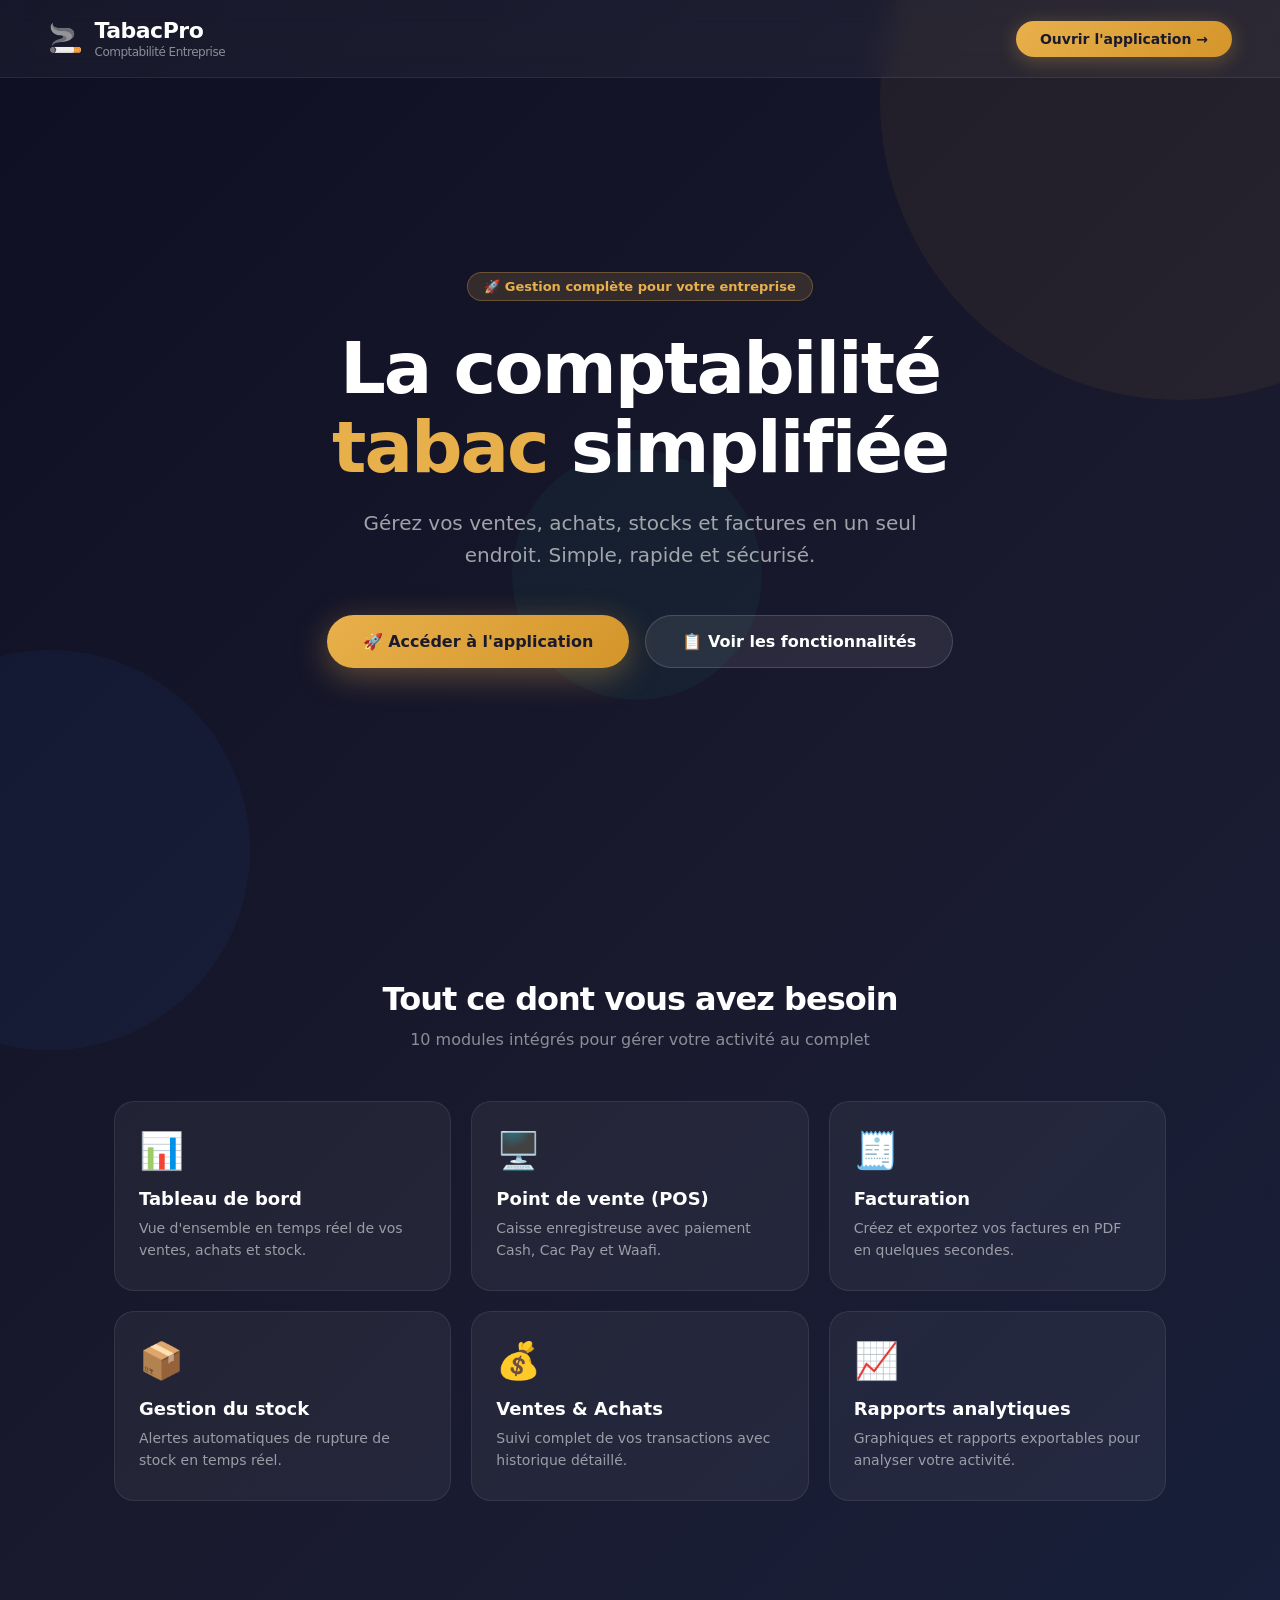
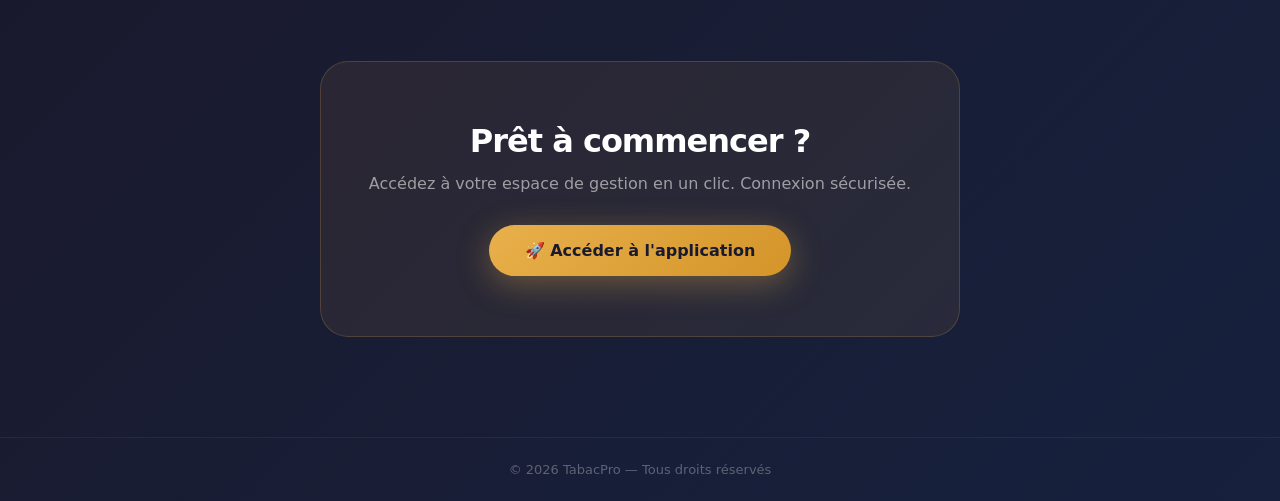
<file: index.html>
<!DOCTYPE html>
<html lang="fr">
<head>
  <meta charset="UTF-8" />
  <meta name="viewport" content="width=device-width, initial-scale=1.0"/>
  <title>TabacPro — Comptabilité Entreprise</title>
  <style>
    * { margin: 0; padding: 0; box-sizing: border-box; }

    body {
      font-family: 'Segoe UI', system-ui, sans-serif;
      background: linear-gradient(135deg, #0f0f23 0%, #1a1a2e 50%, #16213e 100%);
      min-height: 100vh;
      color: white;
      overflow-x: hidden;
    }

    /* Formes animées en arrière-plan */
    .bg-shapes span {
      position: fixed;
      border-radius: 50%;
      opacity: .06;
      animation: bgFloat 8s ease-in-out infinite;
    }
    .bg-shapes span:nth-child(1) { width:600px;height:600px;background:#e8b04b;top:-200px;right:-200px;animation-delay:0s; }
    .bg-shapes span:nth-child(2) { width:400px;height:400px;background:#3b82f6;bottom:-150px;left:-150px;animation-delay:3s; }
    .bg-shapes span:nth-child(3) { width:250px;height:250px;background:#10b981;top:50%;left:40%;animation-delay:5s; }

    @keyframes bgFloat {
      0%,100% { transform: translateY(0) rotate(0deg); }
      50%      { transform: translateY(-30px) rotate(8deg); }
    }

    /* NAVBAR */
    .navbar {
      position: fixed;
      top: 0; left: 0; right: 0;
      padding: 18px 48px;
      display: flex;
      align-items: center;
      justify-content: space-between;
      background: rgba(255,255,255,0.04);
      backdrop-filter: blur(12px);
      border-bottom: 1px solid rgba(255,255,255,0.08);
      z-index: 100;
    }
    .nav-brand {
      display: flex;
      align-items: center;
      gap: 12px;
      font-size: 22px;
      font-weight: 800;
      letter-spacing: -0.5px;
    }
    .nav-brand-icon { font-size: 28px; }
    .nav-brand-sub { font-size: 12px; color: rgba(255,255,255,0.5); font-weight: 400; margin-top: 2px; }
    .nav-cta {
      background: linear-gradient(135deg, #e8b04b, #d4952a);
      color: #1a1a2e;
      border: none;
      padding: 10px 24px;
      border-radius: 50px;
      font-size: 14px;
      font-weight: 700;
      cursor: pointer;
      text-decoration: none;
      transition: all 0.2s;
      box-shadow: 0 4px 20px rgba(232,176,75,0.3);
    }
    .nav-cta:hover { transform: translateY(-2px); box-shadow: 0 8px 30px rgba(232,176,75,0.4); }

    /* HERO */
    .hero {
      display: flex;
      flex-direction: column;
      align-items: center;
      justify-content: center;
      text-align: center;
      min-height: 100vh;
      padding: 120px 24px 80px;
      position: relative;
      z-index: 1;
    }
    .hero-badge {
      display: inline-flex;
      align-items: center;
      gap: 8px;
      background: rgba(232,176,75,0.15);
      border: 1px solid rgba(232,176,75,0.3);
      color: #e8b04b;
      padding: 6px 16px;
      border-radius: 50px;
      font-size: 13px;
      font-weight: 600;
      margin-bottom: 28px;
      animation: fadeUp 0.6s ease both;
    }
    .hero-title {
      font-size: clamp(40px, 7vw, 72px);
      font-weight: 900;
      line-height: 1.1;
      letter-spacing: -2px;
      margin-bottom: 20px;
      animation: fadeUp 0.6s 0.1s ease both;
    }
    .hero-title span { color: #e8b04b; }
    .hero-subtitle {
      font-size: clamp(16px, 2vw, 20px);
      color: rgba(255,255,255,0.6);
      max-width: 560px;
      line-height: 1.6;
      margin-bottom: 44px;
      animation: fadeUp 0.6s 0.2s ease both;
    }
    .hero-btns {
      display: flex;
      gap: 16px;
      flex-wrap: wrap;
      justify-content: center;
      animation: fadeUp 0.6s 0.3s ease both;
    }
    .btn-primary {
      display: inline-flex;
      align-items: center;
      gap: 10px;
      background: linear-gradient(135deg, #e8b04b, #d4952a);
      color: #1a1a2e;
      text-decoration: none;
      padding: 16px 36px;
      border-radius: 50px;
      font-size: 16px;
      font-weight: 800;
      transition: all 0.2s;
      box-shadow: 0 8px 32px rgba(232,176,75,0.35);
    }
    .btn-primary:hover { transform: translateY(-3px); box-shadow: 0 16px 40px rgba(232,176,75,0.45); }
    .btn-secondary {
      display: inline-flex;
      align-items: center;
      gap: 10px;
      background: rgba(255,255,255,0.08);
      border: 1px solid rgba(255,255,255,0.15);
      color: white;
      text-decoration: none;
      padding: 16px 36px;
      border-radius: 50px;
      font-size: 16px;
      font-weight: 600;
      transition: all 0.2s;
    }
    .btn-secondary:hover { background: rgba(255,255,255,0.14); transform: translateY(-3px); }

    /* FEATURES */
    .features {
      position: relative;
      z-index: 1;
      padding: 80px 24px;
      max-width: 1100px;
      margin: 0 auto;
    }
    .features-title {
      text-align: center;
      font-size: 32px;
      font-weight: 800;
      margin-bottom: 12px;
      letter-spacing: -1px;
    }
    .features-sub {
      text-align: center;
      color: rgba(255,255,255,0.5);
      margin-bottom: 52px;
      font-size: 16px;
    }
    .features-grid {
      display: grid;
      grid-template-columns: repeat(auto-fit, minmax(280px, 1fr));
      gap: 20px;
    }
    .feature-card {
      background: rgba(255,255,255,0.05);
      border: 1px solid rgba(255,255,255,0.08);
      border-radius: 20px;
      padding: 28px 24px;
      transition: all 0.25s;
    }
    .feature-card:hover {
      background: rgba(255,255,255,0.08);
      border-color: rgba(232,176,75,0.3);
      transform: translateY(-4px);
    }
    .feature-icon { font-size: 36px; margin-bottom: 16px; }
    .feature-name { font-size: 18px; font-weight: 700; margin-bottom: 8px; }
    .feature-desc { font-size: 14px; color: rgba(255,255,255,0.55); line-height: 1.6; }

    /* CTA SECTION */
    .cta-section {
      position: relative;
      z-index: 1;
      text-align: center;
      padding: 80px 24px 100px;
    }
    .cta-box {
      background: rgba(232,176,75,0.08);
      border: 1px solid rgba(232,176,75,0.2);
      border-radius: 28px;
      padding: 60px 40px;
      max-width: 640px;
      margin: 0 auto;
    }
    .cta-box h2 { font-size: 32px; font-weight: 800; margin-bottom: 14px; letter-spacing: -1px; }
    .cta-box p { color: rgba(255,255,255,0.55); margin-bottom: 32px; font-size: 16px; }

    /* FOOTER */
    .footer {
      position: relative;
      z-index: 1;
      text-align: center;
      padding: 24px;
      border-top: 1px solid rgba(255,255,255,0.06);
      color: rgba(255,255,255,0.3);
      font-size: 13px;
    }

    @keyframes fadeUp {
      from { opacity: 0; transform: translateY(24px); }
      to   { opacity: 1; transform: translateY(0); }
    }

    @media (max-width: 600px) {
      .navbar { padding: 16px 20px; }
      .hero-btns { flex-direction: column; align-items: center; }
      .btn-primary, .btn-secondary { width: 100%; max-width: 320px; justify-content: center; }
    }
  </style>
</head>
<body>

  <!-- Formes d'arrière-plan -->
  <div class="bg-shapes">
    <span></span><span></span><span></span>
  </div>

  <!-- NAVBAR -->
  <nav class="navbar">
    <div class="nav-brand">
      <span class="nav-brand-icon">🚬</span>
      <div>
        <div>TabacPro</div>
        <div class="nav-brand-sub">Comptabilité Entreprise</div>
      </div>
    </div>
    <a href="app.html" class="nav-cta">Ouvrir l'application →</a>
  </nav>

  <!-- HERO -->
  <section class="hero">
    <div class="hero-badge">🚀 Gestion complète pour votre entreprise</div>
    <h1 class="hero-title">La comptabilité<br/><span>tabac</span> simplifiée</h1>
    <p class="hero-subtitle">
      Gérez vos ventes, achats, stocks et factures en un seul endroit.
      Simple, rapide et sécurisé.
    </p>
    <div class="hero-btns">
      <a href="app.html" class="btn-primary">🚀 Accéder à l'application</a>
      <a href="#features" class="btn-secondary">📋 Voir les fonctionnalités</a>
    </div>
  </section>

  <!-- FEATURES -->
  <section class="features" id="features">
    <h2 class="features-title">Tout ce dont vous avez besoin</h2>
    <p class="features-sub">10 modules intégrés pour gérer votre activité au complet</p>
    <div class="features-grid">
      <div class="feature-card">
        <div class="feature-icon">📊</div>
        <div class="feature-name">Tableau de bord</div>
        <div class="feature-desc">Vue d'ensemble en temps réel de vos ventes, achats et stock.</div>
      </div>
      <div class="feature-card">
        <div class="feature-icon">🖥️</div>
        <div class="feature-name">Point de vente (POS)</div>
        <div class="feature-desc">Caisse enregistreuse avec paiement Cash, Cac Pay et Waafi.</div>
      </div>
      <div class="feature-card">
        <div class="feature-icon">🧾</div>
        <div class="feature-name">Facturation</div>
        <div class="feature-desc">Créez et exportez vos factures en PDF en quelques secondes.</div>
      </div>
      <div class="feature-card">
        <div class="feature-icon">📦</div>
        <div class="feature-name">Gestion du stock</div>
        <div class="feature-desc">Alertes automatiques de rupture de stock en temps réel.</div>
      </div>
      <div class="feature-card">
        <div class="feature-icon">💰</div>
        <div class="feature-name">Ventes & Achats</div>
        <div class="feature-desc">Suivi complet de vos transactions avec historique détaillé.</div>
      </div>
      <div class="feature-card">
        <div class="feature-icon">📈</div>
        <div class="feature-name">Rapports analytiques</div>
        <div class="feature-desc">Graphiques et rapports exportables pour analyser votre activité.</div>
      </div>
    </div>
  </section>

  <!-- CTA -->
  <section class="cta-section">
    <div class="cta-box">
      <h2>Prêt à commencer ?</h2>
      <p>Accédez à votre espace de gestion en un clic. Connexion sécurisée.</p>
      <a href="app.html" class="btn-primary" style="display:inline-flex">🚀 Accéder à l'application</a>
    </div>
  </section>

  <!-- FOOTER -->
  <footer class="footer">
    © 2026 TabacPro — Tous droits réservés
  </footer>

</body>
</html>
</file>
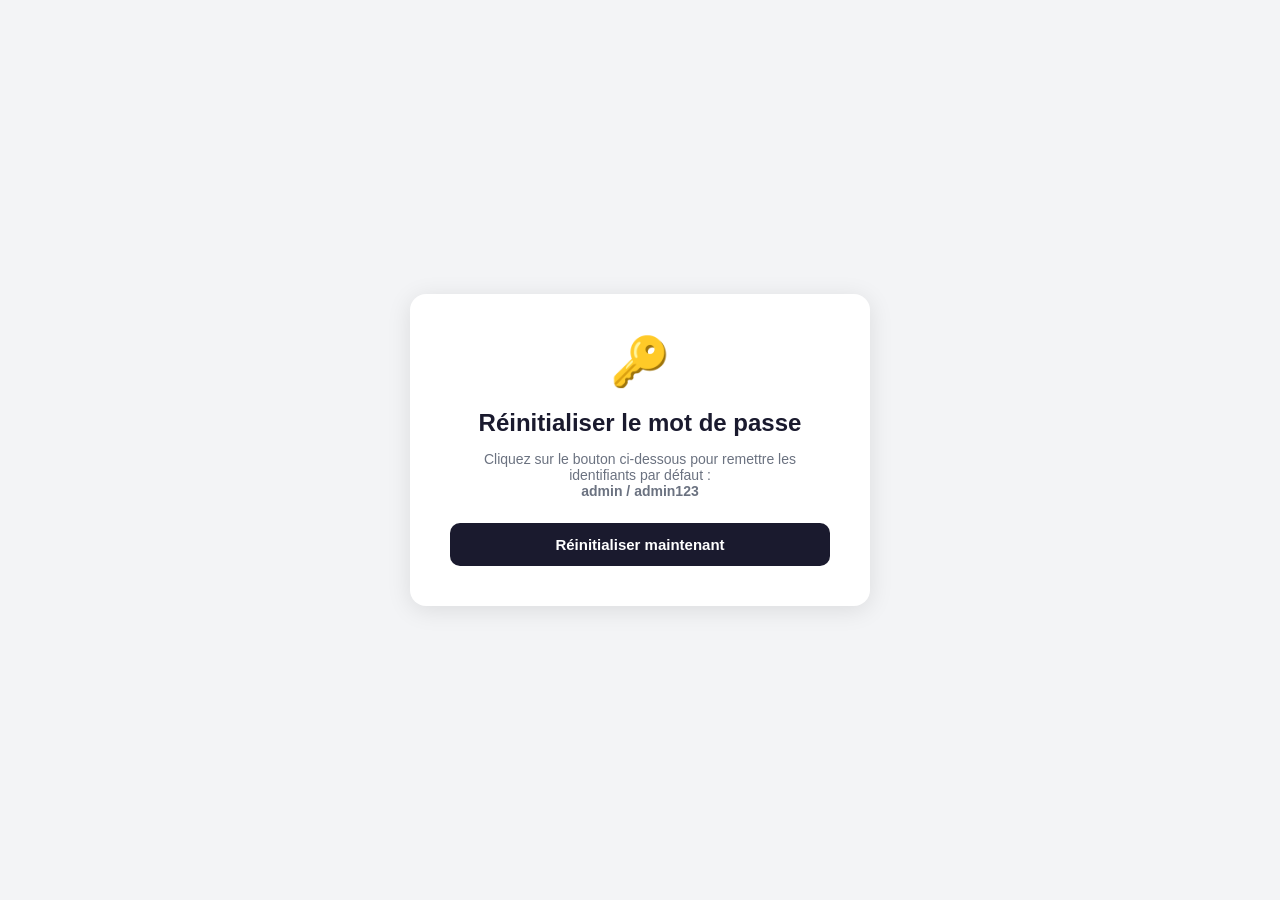
<file: reset-password.html>
<!DOCTYPE html>
<html lang="fr">
<head>
  <meta charset="UTF-8"/>
  <title>Réinitialisation — TabacPro</title>
  <style>
    body { font-family: sans-serif; display:flex; align-items:center; justify-content:center; min-height:100vh; margin:0; background:#f3f4f6; }
    .card { background:white; border-radius:16px; padding:40px; text-align:center; box-shadow:0 4px 24px rgba(0,0,0,0.1); max-width:380px; }
    h2 { color:#1a1a2e; margin-bottom:8px; }
    p  { color:#6b7280; font-size:14px; margin-bottom:24px; }
    .btn { background:#1a1a2e; color:white; border:none; padding:13px 28px; border-radius:10px; font-size:15px; font-weight:700; cursor:pointer; width:100%; }
    .btn:hover { background:#2d2d4e; }
    .success { color:#10b981; font-weight:700; margin-top:16px; display:none; }
  </style>
</head>
<body>
<div class="card">
  <div style="font-size:48px;margin-bottom:12px">🔑</div>
  <h2>Réinitialiser le mot de passe</h2>
  <p>Cliquez sur le bouton ci-dessous pour remettre les identifiants par défaut :<br/><strong>admin / admin123</strong></p>
  <button class="btn" onclick="resetCredentials()">Réinitialiser maintenant</button>
  <div class="success" id="msg">✓ Réinitialisation effectuée ! Redirection vers l'application…</div>
</div>
<script>
function resetCredentials() {
  localStorage.removeItem('tabac_credentials');
  localStorage.removeItem('tabac_session');
  sessionStorage.clear();
  document.getElementById('msg').style.display = 'block';
  setTimeout(() => { window.location.href = 'index.html'; }, 2000);
}
</script>
</body>
</html>
</file>
